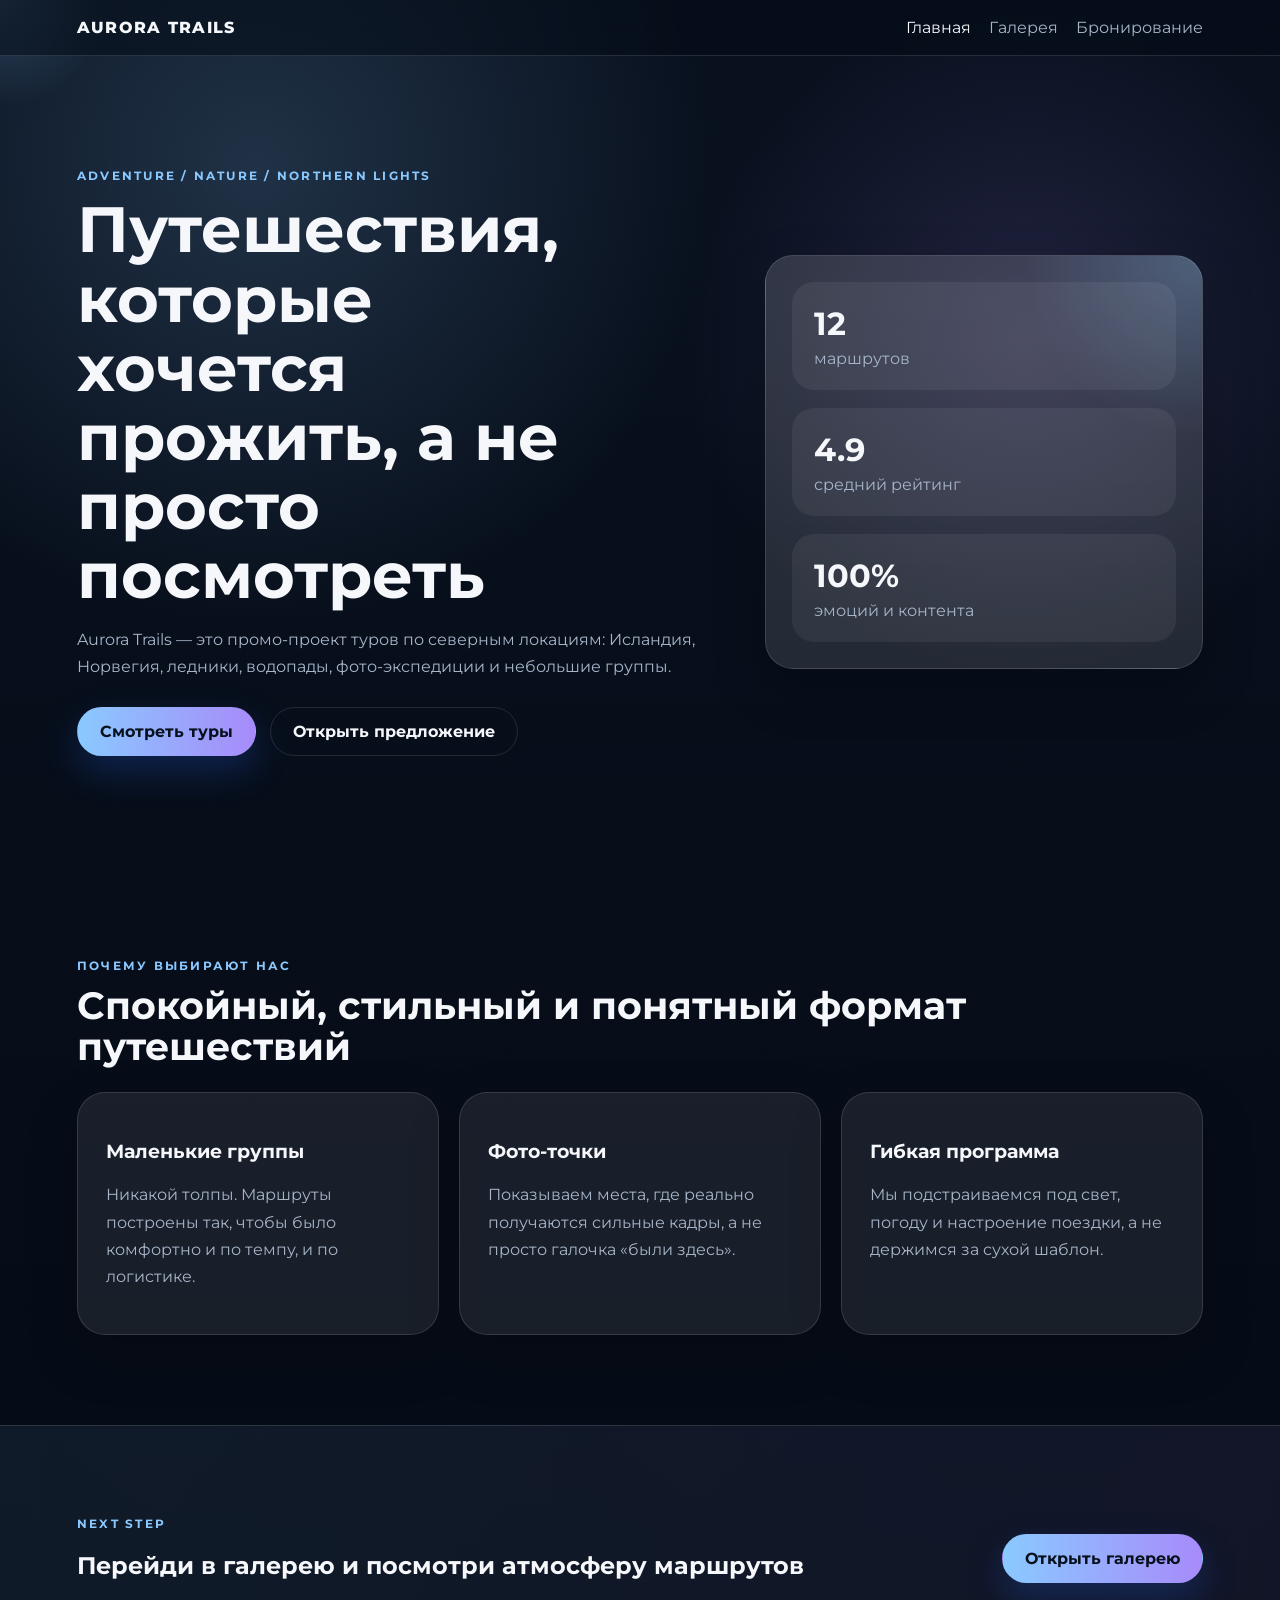
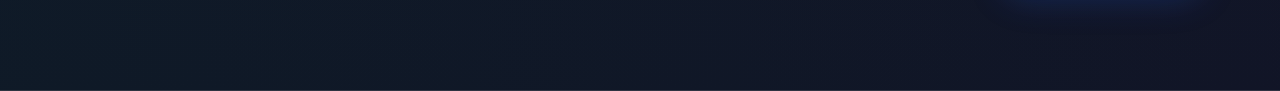
<file: index.html>
<!DOCTYPE html>
<html lang="ru">
<head>
  <meta charset="UTF-8" />
  <meta name="viewport" content="width=device-width, initial-scale=1.0" />
  <title>Aurora Trails — промо-сайт приключенческих туров</title>
  <link rel="preconnect" href="https://fonts.googleapis.com">
  <link rel="preconnect" href="https://fonts.gstatic.com" crossorigin>
  <link href="https://fonts.googleapis.com/css2?family=Montserrat:wght@400;500;700;800&display=swap" rel="stylesheet">
  <link rel="stylesheet" href="css/style.css" />
</head>
<body class="theme-dark">
  <div class="cursor-glow" id="cursorGlow"></div>

  <header class="site-header">
    <div class="logo">Aurora Trails</div>
    <nav class="nav">
      <a href="index.html" class="nav-link active">Главная</a>
      <a href="gallery.html" class="nav-link">Галерея</a>
      <a href="booking.html" class="nav-link">Бронирование</a>
    </nav>
  </header>

  <main>
    <section class="hero" id="hero">
      <div class="hero-content">
        <p class="eyebrow">Adventure / Nature / Northern Lights</p>
        <h1>Путешествия, которые хочется прожить, а не просто посмотреть</h1>
        <p class="hero-text">
          Aurora Trails — это промо-проект туров по северным локациям: Исландия, Норвегия, ледники,
          водопады, фото-экспедиции и небольшие группы.
        </p>
        <div class="hero-actions">
          <a href="gallery.html" class="btn btn-primary" id="heroButton">Смотреть туры</a>
          <button class="btn btn-secondary" id="promoButton" type="button">Открыть предложение</button>
        </div>
      </div>
      <div class="hero-card card pulse-target" id="heroCard">
        <div class="stat">
          <strong>12</strong>
          <span>маршрутов</span>
        </div>
        <div class="stat">
          <strong>4.9</strong>
          <span>средний рейтинг</span>
        </div>
        <div class="stat">
          <strong>100%</strong>
          <span>эмоций и контента</span>
        </div>
      </div>
    </section>

    <section class="section">
      <div class="section-title">
        <p class="eyebrow">Почему выбирают нас</p>
        <h2>Спокойный, стильный и понятный формат путешествий</h2>
      </div>

      <div class="cards-grid">
        <article class="card info-card tilt-card">
          <h3>Маленькие группы</h3>
          <p>Никакой толпы. Маршруты построены так, чтобы было комфортно и по темпу, и по логистике.</p>
        </article>
        <article class="card info-card tilt-card">
          <h3>Фото-точки</h3>
          <p>Показываем места, где реально получаются сильные кадры, а не просто галочка «были здесь».</p>
        </article>
        <article class="card info-card tilt-card">
          <h3>Гибкая программа</h3>
          <p>Мы подстраиваемся под свет, погоду и настроение поездки, а не держимся за сухой шаблон.</p>
        </article>
      </div>
    </section>

    <section class="section banner banner-cta">
      <div>
        <p class="eyebrow">Next step</p>
        <h2>Перейди в галерею и посмотри атмосферу маршрутов</h2>
      </div>
      <a href="gallery.html" class="btn btn-primary">Открыть галерею</a>
    </section>
  </main>

  <div class="popup-overlay" id="promoOverlay">
    <div class="popup-window">
      <button class="popup-close" id="closePopup" aria-label="Закрыть окно">×</button>
      <p class="eyebrow">Спецпредложение</p>
      <h3>Скидка 15% на раннее бронирование зимних туров</h3>
      <p>
        Забронируй поездку до конца месяца и получи скидку на любой северный маршрут.
        Это учебный popup-блок, сделанный через JavaScript и переключение классов.
      </p>
      <a href="booking.html" class="btn btn-primary">Перейти к бронированию</a>
    </div>
  </div>

  <script src="js/main.js"></script>
</body>
</html>
</file>
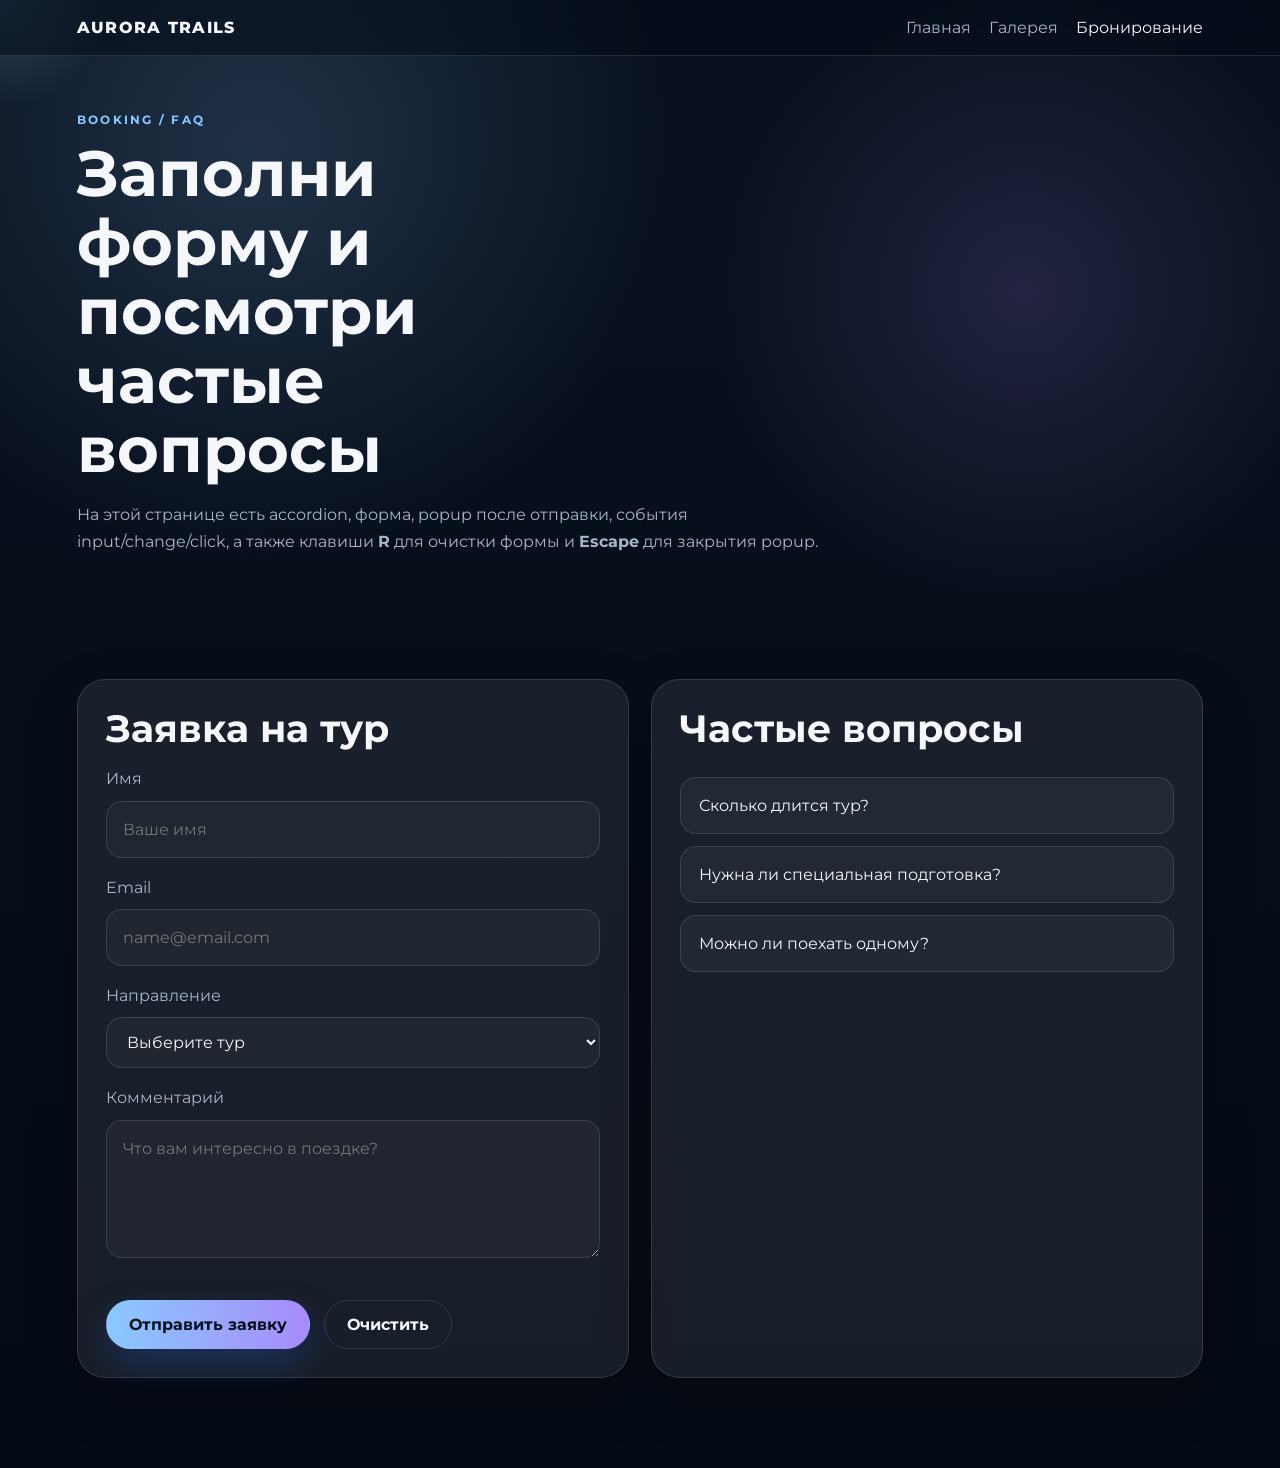
<file: booking.html>
<!DOCTYPE html>
<html lang="ru">
<head>
  <meta charset="UTF-8" />
  <meta name="viewport" content="width=device-width, initial-scale=1.0" />
  <title>Aurora Trails — бронирование</title>
  <link rel="preconnect" href="https://fonts.googleapis.com">
  <link rel="preconnect" href="https://fonts.gstatic.com" crossorigin>
  <link href="https://fonts.googleapis.com/css2?family=Montserrat:wght@400;500;700;800&display=swap" rel="stylesheet">
  <link rel="stylesheet" href="css/style.css" />
</head>
<body class="theme-dark booking-page">
  <div class="cursor-glow" id="cursorGlow"></div>
  <header class="site-header">
    <div class="logo">Aurora Trails</div>
    <nav class="nav">
      <a href="index.html" class="nav-link">Главная</a>
      <a href="gallery.html" class="nav-link">Галерея</a>
      <a href="booking.html" class="nav-link active">Бронирование</a>
    </nav>
  </header>

  <main>
    <section class="section compact-top">
      <div class="section-title">
        <p class="eyebrow">Booking / FAQ</p>
        <h1 id="bookingTitle">Заполни форму и посмотри частые вопросы</h1>
        <p class="hero-text narrow">
          На этой странице есть accordion, форма, popup после отправки, события input/change/click,
          а также клавиши <strong>R</strong> для очистки формы и <strong>Escape</strong> для закрытия popup.
        </p>
      </div>
    </section>

    <section class="section two-columns">
      <div class="card form-card">
        <h2>Заявка на тур</h2>
        <form id="bookingForm" class="booking-form">
          <label>
            Имя
            <input type="text" id="name" placeholder="Ваше имя" required>
          </label>
          <label>
            Email
            <input type="email" id="email" placeholder="name@email.com" required>
          </label>
          <label>
            Направление
            <select id="tourSelect" required>
              <option value="">Выберите тур</option>
              <option>Исландия</option>
              <option>Норвегия</option>
              <option>Северное сияние</option>
              <option>Фото-экспедиция</option>
            </select>
          </label>
          <label>
            Комментарий
            <textarea id="message" rows="4" placeholder="Что вам интересно в поездке?"></textarea>
          </label>

          <div class="form-actions">
            <button type="submit" class="btn btn-primary" id="submitBtn">Отправить заявку</button>
            <button type="button" class="btn btn-secondary" id="resetBtn">Очистить</button>
          </div>
        </form>
      </div>

      <div class="card faq-card">
        <h2>Частые вопросы</h2>

        <button class="accordion">Сколько длится тур?</button>
        <div class="panel">
          <p>В среднем от 5 до 9 дней. Есть короткие маршруты и полноценные экспедиционные программы.</p>
        </div>

        <button class="accordion">Нужна ли специальная подготовка?</button>
        <div class="panel">
          <p>Нет. Большинство маршрутов рассчитаны на обычный активный отдых без экстремальной нагрузки.</p>
        </div>

        <button class="accordion">Можно ли поехать одному?</button>
        <div class="panel">
          <p>Да. Многие участники едут соло, а внутри группы быстро складывается нормальная атмосфера.</p>
        </div>
      </div>
    </section>
  </main>

  <div class="popup-overlay" id="successOverlay">
    <div class="popup-window success-window">
      <button class="popup-close" id="closeSuccess" aria-label="Закрыть окно">×</button>
      <p class="eyebrow">Заявка отправлена</p>
      <h3>Спасибо! Мы свяжемся с вами в ближайшее время</h3>
      <p id="resultText">Форма обработана через JavaScript без реальной отправки на сервер.</p>
      <a href="index.html" class="btn btn-primary">Вернуться на главную</a>
    </div>
  </div>

  <script src="js/booking.js"></script>
</body>
</html>
</file>
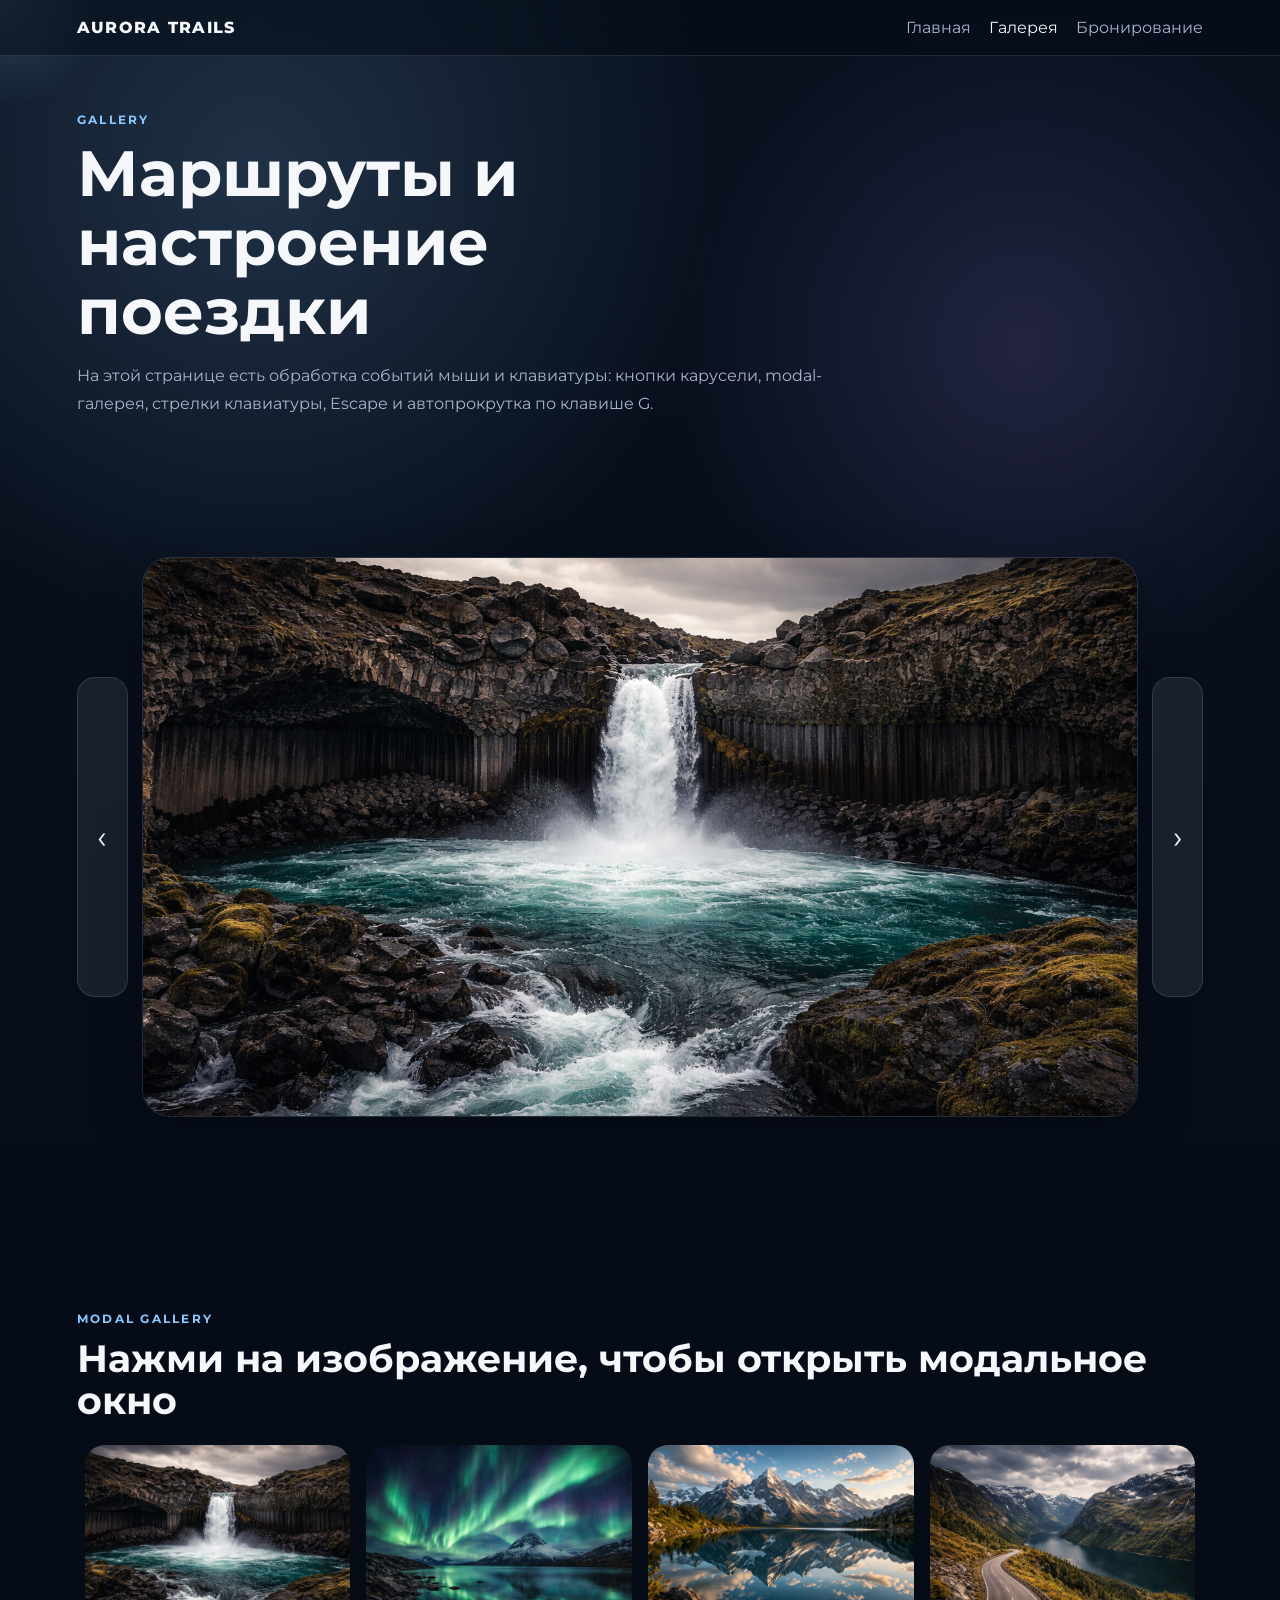
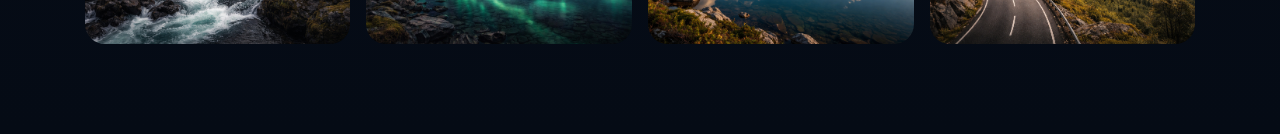
<file: gallery.html>
<!DOCTYPE html>
<html lang="ru">
<head>
  <meta charset="UTF-8" />
  <meta name="viewport" content="width=device-width, initial-scale=1.0" />
  <title>Aurora Trails — галерея туров</title>
  <link rel="preconnect" href="https://fonts.googleapis.com">
  <link rel="preconnect" href="https://fonts.gstatic.com" crossorigin>
  <link href="https://fonts.googleapis.com/css2?family=Montserrat:wght@400;500;700;800&display=swap" rel="stylesheet">
  <link rel="stylesheet" href="css/style.css" />
</head>
<body class="theme-dark gallery-page">
  <div class="cursor-glow" id="cursorGlow"></div>
  <header class="site-header">
    <div class="logo">Aurora Trails</div>
    <nav class="nav">
      <a href="index.html" class="nav-link">Главная</a>
      <a href="gallery.html" class="nav-link active">Галерея</a>
      <a href="booking.html" class="nav-link">Бронирование</a>
    </nav>
  </header>

  <main>
    <section class="section compact-top">
      <div class="section-title">
        <p class="eyebrow">Gallery</p>
        <h1 id="galleryTitle">Маршруты и настроение поездки</h1>
        <p class="hero-text narrow">
          На этой странице есть обработка событий мыши и клавиатуры: кнопки карусели, modal-галерея,
          стрелки клавиатуры, Escape и автопрокрутка по клавише G.
        </p>
      </div>
    </section>

    <section class="carousel section">
      <div class="carousel-container">
        <button class="carousel-left carousel-button" aria-label="Назад">‹</button>
        <div class="image-container">
          <div class="image-wrapper wrapper-1">
            <img src="img/waterfall.jpg" alt="Исландский водопад" class="carousel-image">
          </div>
          <div class="image-wrapper">
            <img src="img/aurora.jpg" alt="Северное сияние" class="carousel-image">
          </div>
          <div class="image-wrapper">
            <img src="img/lake.jpg" alt="Горы и озеро" class="carousel-image">
          </div>
          <div class="image-wrapper">
            <img src="img/road.jpg" alt="Дорога в горах" class="carousel-image">
          </div>
        </div>
        <button class="carousel-right carousel-button" aria-label="Вперёд">›</button>
      </div>

      <div class="button-container-small">
        <button class="carousel-left-small carousel-button-small" aria-label="Назад">‹</button>
        <button class="carousel-right-small carousel-button-small" aria-label="Вперёд">›</button>
      </div>

    </section>

    <section class="section">
      <div class="section-title">
        <p class="eyebrow">Modal gallery</p>
        <h2>Нажми на изображение, чтобы открыть модальное окно</h2>
      </div>

      <div class="row thumbs-row">
        <div class="column thumb-column">
          <img src="img/waterfall.jpg" onclick="openModal();currentSlide(1)" class="hover-shadow cursor gallery-thumb" alt="Водопад и базальтовые скалы">
        </div>
        <div class="column thumb-column">
          <img src="img/aurora.jpg" onclick="openModal();currentSlide(2)" class="hover-shadow cursor gallery-thumb" alt="Северное сияние над горами">
        </div>
        <div class="column thumb-column">
          <img src="img/lake.jpg" onclick="openModal();currentSlide(3)" class="hover-shadow cursor gallery-thumb" alt="Тихое озеро и вершины">
        </div>
        <div class="column thumb-column">
          <img src="img/road.jpg" onclick="openModal();currentSlide(4)" class="hover-shadow cursor gallery-thumb" alt="Сценическая дорога">
        </div>
      </div>
    </section>
  </main>

  <div id="myModal" class="modal">
    <span class="close cursor" onclick="closeModal()">&times;</span>
    <div class="modal-content">
      <div class="mySlides">
        <div class="numbertext">1 / 4</div>
        <img src="img/waterfall.jpg" style="width:100%" alt="Водопад и базальтовые скалы">
      </div>
      <div class="mySlides">
        <div class="numbertext">2 / 4</div>
        <img src="img/aurora.jpg" style="width:100%" alt="Северное сияние над горами">
      </div>
      <div class="mySlides">
        <div class="numbertext">3 / 4</div>
        <img src="img/lake.jpg" style="width:100%" alt="Тихое озеро и вершины">
      </div>
      <div class="mySlides">
        <div class="numbertext">4 / 4</div>
        <img src="img/road.jpg" style="width:100%" alt="Сценическая дорога">
      </div>

      <a class="prev" onclick="plusSlides(-1)">&#10094;</a>
      <a class="next" onclick="plusSlides(1)">&#10095;</a>

      <div class="caption-container">
        <p id="caption"></p>
      </div>

      <div class="column modal-thumb-column">
        <img class="demo" src="img/waterfall.jpg" onclick="currentSlide(1)" alt="Водопад и базальтовые скалы">
      </div>
      <div class="column modal-thumb-column">
        <img class="demo" src="img/aurora.jpg" onclick="currentSlide(2)" alt="Северное сияние над горами">
      </div>
      <div class="column modal-thumb-column">
        <img class="demo" src="img/lake.jpg" onclick="currentSlide(3)" alt="Тихое озеро и вершины">
      </div>
      <div class="column modal-thumb-column">
        <img class="demo" src="img/road.jpg" onclick="currentSlide(4)" alt="Сценическая дорога">
      </div>
    </div>
  </div>

  <script src="js/gallery.js"></script>
</body>
</html>
</file>
<file: css/style.css>
:root {
  --bg: #09111f;
  --bg-soft: rgba(255, 255, 255, 0.06);
  --card: rgba(255, 255, 255, 0.08);
  --card-strong: rgba(255, 255, 255, 0.12);
  --text: #f5f7fb;
  --muted: #a7b5c9;
  --line: rgba(255, 255, 255, 0.12);
  --accent: #8ac9ff;
  --accent-2: #a78bfa;
  --shadow: 0 20px 50px rgba(0, 0, 0, 0.25);
}

body.theme-light {
  --bg: #eef3fb;
  --bg-soft: rgba(15, 23, 42, 0.04);
  --card: rgba(255, 255, 255, 0.8);
  --card-strong: rgba(255, 255, 255, 0.95);
  --text: #0f172a;
  --muted: #475569;
  --line: rgba(15, 23, 42, 0.08);
  --accent: #2563eb;
  --accent-2: #7c3aed;
  --shadow: 0 20px 50px rgba(15, 23, 42, 0.12);
}

* {
  box-sizing: border-box;
}

html {
  scroll-behavior: smooth;
}

body {
  margin: 0;
  font-family: 'Montserrat', sans-serif;
  background:
    radial-gradient(circle at 20% 10%, rgba(138, 201, 255, 0.18), transparent 25%),
    radial-gradient(circle at 80% 20%, rgba(167, 139, 250, 0.16), transparent 20%),
    linear-gradient(180deg, var(--bg), #050b15);
  color: var(--text);
  min-height: 100vh;
  transition: background 0.4s ease, color 0.4s ease;
}

img {
  max-width: 100%;
  display: block;
}

a {
  color: inherit;
  text-decoration: none;
}

button,
input,
textarea,
select {
  font: inherit;
}

.cursor-glow {
  position: fixed;
  width: 220px;
  height: 220px;
  border-radius: 50%;
  background: radial-gradient(circle, rgba(138, 201, 255, 0.22), transparent 70%);
  pointer-events: none;
  transform: translate(-50%, -50%);
  z-index: 0;
  transition: transform 0.08s linear;
}

.site-header {
  position: sticky;
  top: 0;
  z-index: 20;
  backdrop-filter: blur(14px);
  background: rgba(4, 11, 22, 0.55);
  border-bottom: 1px solid var(--line);
  display: flex;
  justify-content: space-between;
  align-items: center;
  padding: 18px 6vw;
}

body.theme-light .site-header {
  background: rgba(238, 243, 251, 0.75);
}

.logo {
  font-weight: 800;
  letter-spacing: 0.08em;
  text-transform: uppercase;
}

.nav {
  display: flex;
  gap: 18px;
  flex-wrap: wrap;
}

.nav-link {
  color: var(--muted);
  transition: 0.25s ease;
}

.nav-link:hover,
.nav-link.active {
  color: var(--text);
}

main {
  position: relative;
  z-index: 1;
}

.hero,
.section {
  padding: 90px 6vw;
}

.compact-top {
  padding-top: 56px;
  padding-bottom: 10px;
}

.hero {
  display: grid;
  grid-template-columns: 1.2fr 0.8fr;
  gap: 32px;
  align-items: center;
  min-height: calc(100vh - 88px);
}

.hero h1,
.section-title h1,
.section-title h2,
.card h2 {
  line-height: 1.08;
  margin: 0 0 16px;
}

.hero h1,
.section-title h1 {
  font-size: clamp(2.4rem, 5vw, 4.7rem);
  max-width: 12ch;
}

.section-title h2,
.card h2 {
  font-size: clamp(1.8rem, 3vw, 2.6rem);
}

.eyebrow {
  margin: 0 0 12px;
  text-transform: uppercase;
  letter-spacing: 0.18em;
  color: var(--accent);
  font-size: 0.78rem;
  font-weight: 700;
}

.hero-text,
.card p,
.panel p,
.gallery-hint,
.hero-hint,
label,
#resultText {
  color: var(--muted);
  line-height: 1.7;
}

.narrow {
  max-width: 760px;
}

.hero-actions,
.form-actions {
  display: flex;
  gap: 14px;
  flex-wrap: wrap;
  margin-top: 26px;
}

.btn {
  display: inline-flex;
  align-items: center;
  justify-content: center;
  border: 1px solid transparent;
  border-radius: 999px;
  padding: 14px 22px;
  font-weight: 700;
  cursor: pointer;
  transition: transform 0.25s ease, box-shadow 0.25s ease, border-color 0.25s ease, background 0.25s ease;
}

.btn:hover {
  transform: translateY(-2px) scale(1.02);
}

.btn-primary {
  background: linear-gradient(90deg, var(--accent), var(--accent-2));
  color: #07111e;
  box-shadow: 0 15px 35px rgba(37, 99, 235, 0.25);
}

.btn-secondary {
  background: transparent;
  color: var(--text);
  border-color: var(--line);
}

.popup-window .btn {
  margin-top: 14px;
}

.popup-window p + .btn,
.popup-window h3 + p {
  margin-top: 10px;
}

.gallery-page .cursor-glow,
.booking-page .cursor-glow {
  display: block;
}

.modal .gallery-hint,
.hidden-note {
  display: none !important;
}


.card {
  background: var(--card);
  border: 1px solid var(--line);
  border-radius: 28px;
  box-shadow: var(--shadow);
}

.hero-card {
  display: grid;
  gap: 18px;
  padding: 26px;
  min-height: 360px;
  align-content: center;
  background:
    linear-gradient(180deg, rgba(255, 255, 255, 0.08), rgba(255, 255, 255, 0.04)),
    radial-gradient(circle at top right, rgba(138, 201, 255, 0.26), transparent 30%),
    var(--card);
}

.stat {
  padding: 22px;
  border-radius: 22px;
  background: var(--bg-soft);
}

.stat strong {
  font-size: 2rem;
  display: block;
  margin-bottom: 6px;
}

.stat span {
  color: var(--muted);
}

.cards-grid {
  display: grid;
  grid-template-columns: repeat(3, 1fr);
  gap: 20px;
}

.info-card {
  padding: 28px;
  transition: transform 0.25s ease, border-color 0.25s ease, box-shadow 0.25s ease;
}

.info-card:hover,
.form-card:hover,
.faq-card:hover {
  transform: translateY(-4px);
  border-color: rgba(138, 201, 255, 0.35);
}

.section-title {
  margin-bottom: 24px;
}

.banner {
  display: flex;
  justify-content: space-between;
  align-items: center;
  gap: 24px;
  border-top: 1px solid var(--line);
  border-bottom: 1px solid var(--line);
}

.banner-cta {
  background: linear-gradient(90deg, rgba(138, 201, 255, 0.08), rgba(167, 139, 250, 0.08));
}

.popup-overlay {
  position: fixed;
  inset: 0;
  background: rgba(3, 7, 15, 0.72);
  display: grid;
  place-items: center;
  padding: 20px;
  opacity: 0;
  visibility: hidden;
  transition: 0.3s ease;
  z-index: 50;
}

.popup-overlay.show {
  opacity: 1;
  visibility: visible;
}

.popup-window {
  width: min(560px, 100%);
  padding: 30px;
  border-radius: 28px;
  background: var(--card-strong);
  border: 1px solid var(--line);
  transform: translateY(18px) scale(0.98);
  transition: 0.3s ease;
  position: relative;
  box-shadow: var(--shadow);
}

.popup-overlay.show .popup-window {
  transform: translateY(0) scale(1);
}

.popup-close {
  position: absolute;
  top: 12px;
  right: 16px;
  background: transparent;
  border: none;
  color: var(--text);
  font-size: 30px;
  cursor: pointer;
}

.pulse {
  animation: pulseCard 0.65s ease;
}

@keyframes pulseCard {
  0% { transform: scale(1); }
  50% { transform: scale(1.03); }
  100% { transform: scale(1); }
}

.title-wave {
  animation: titleWave 0.55s ease;
}

@keyframes titleWave {
  0% { letter-spacing: 0; transform: translateY(0); }
  50% { letter-spacing: 0.06em; transform: translateY(-3px); }
  100% { letter-spacing: 0; transform: translateY(0); }
}

/* carousel */
.carousel {
  width: 100%;
  display: flex;
  flex-direction: column;
  align-items: center;
}

.carousel-container {
  margin-top: 16px;
  width: min(1200px, 100%);
  display: flex;
  justify-content: space-between;
  align-items: center;
  gap: 14px;
}

.carousel-button {
  font-size: 2rem;
  text-align: center;
  width: 56px;
  height: 320px;
  border-radius: 18px;
  border: 1px solid var(--line);
  background: var(--card);
  color: var(--text);
  transition: 0.25s ease;
}

.carousel-button:hover,
.carousel-button-small:hover {
  background: rgba(138, 201, 255, 0.12);
  cursor: pointer;
}

.image-container {
  display: flex;
  align-items: center;
  width: 100%;
  aspect-ratio: 16 / 9;
  overflow: hidden;
  border-radius: 28px;
  border: 1px solid var(--line);
  box-shadow: var(--shadow);
}

.image-wrapper {
  display: flex;
  justify-content: center;
  align-items: center;
  height: 100%;
  max-width: 100%;
  min-width: 100%;
  background: rgba(0, 0, 0, 0.12);
}

.wrapper-1 {
  transition: margin 0.8s ease;
}

.carousel-image {
  width: 100%;
  height: 100%;
  object-fit: cover;
}

.button-container-small {
  display: flex;
  justify-content: center;
  gap: 14px;
  width: 100%;
  margin-top: 14px;
}

.carousel-button-small {
  display: none;
  font-size: 1.4rem;
  padding: 10px 28px;
  border-radius: 999px;
  border: 1px solid var(--line);
  background: var(--card);
  color: var(--text);
}

/* modal gallery */
.row:after {
  content: "";
  display: table;
  clear: both;
}

.thumbs-row {
  margin-top: 18px;
}

.row > .column {
  padding: 0 8px;
}

.column {
  float: left;
  width: 25%;
}

.gallery-thumb {
  width: 100%;
  aspect-ratio: 4 / 3;
  object-fit: cover;
  border-radius: 20px;
}

.modal {
  display: none;
  position: fixed;
  z-index: 80;
  padding-top: 80px;
  left: 0;
  top: 0;
  width: 100%;
  height: 100%;
  overflow: auto;
  background-color: rgba(1, 5, 12, 0.95);
}

.modal-content {
  position: relative;
  background-color: #08111c;
  margin: auto;
  padding: 0;
  width: min(92%, 1200px);
  border: 1px solid rgba(255, 255, 255, 0.12);
  border-radius: 22px;
  overflow: hidden;
}

.close {
  color: white;
  position: absolute;
  top: 22px;
  right: 30px;
  font-size: 42px;
  font-weight: bold;
}

.close:hover,
.close:focus {
  color: #999;
  text-decoration: none;
  cursor: pointer;
}

.mySlides {
  display: none;
}

.mySlides img {
  display: block;
  width: 100%;
  max-height: 70vh;
  object-fit: cover;
}

.prev,
.next {
  cursor: pointer;
  position: absolute;
  top: 50%;
  width: auto;
  padding: 16px;
  margin-top: -50px;
  color: white;
  font-weight: bold;
  font-size: 24px;
  transition: 0.3s ease;
  border-radius: 0 10px 10px 0;
  user-select: none;
  -webkit-user-select: none;
  background: rgba(3, 7, 15, 0.4);
}

.next {
  right: 0;
  border-radius: 10px 0 0 10px;
}

.prev:hover,
.next:hover {
  background-color: rgba(0, 0, 0, 0.8);
}

.numbertext {
  color: #f2f2f2;
  font-size: 12px;
  padding: 10px 14px;
  position: absolute;
  top: 0;
}

.caption-container {
  text-align: center;
  background-color: #060d17;
  padding: 12px 16px;
  color: white;
  min-height: 56px;
  display: flex;
  align-items: center;
  justify-content: center;
}

img.demo {
  opacity: 0.6;
  width: 100%;
  aspect-ratio: 4 / 3;
  object-fit: cover;
}

.active,
.demo:hover {
  opacity: 1;
}

img.hover-shadow {
  transition: transform 0.3s ease, box-shadow 0.3s ease;
}

.hover-shadow:hover {
  transform: translateY(-4px);
  box-shadow: 0 18px 30px rgba(0, 0, 0, 0.22);
}

/* form + accordion */
.two-columns {
  display: grid;
  grid-template-columns: 1fr 1fr;
  gap: 22px;
}

.form-card,
.faq-card {
  padding: 28px;
}

.booking-form {
  display: grid;
  gap: 16px;
}

.booking-form label {
  display: grid;
  gap: 8px;
}

.booking-form input,
.booking-form textarea,
.booking-form select {
  width: 100%;
  border-radius: 16px;
  border: 1px solid var(--line);
  background: rgba(255, 255, 255, 0.03);
  color: var(--text);
  padding: 14px 16px;
  outline: none;
  transition: 0.25s ease;
}

.booking-form input:focus,
.booking-form textarea:focus,
.booking-form select:focus {
  border-color: rgba(138, 201, 255, 0.5);
  box-shadow: 0 0 0 4px rgba(138, 201, 255, 0.12);
}

.booking-form input.valid,
.booking-form textarea.valid,
.booking-form select.valid {
  border-color: rgba(34, 197, 94, 0.8);
}

.accordion {
  background-color: rgba(255, 255, 255, 0.04);
  color: var(--text);
  cursor: pointer;
  padding: 18px;
  width: 100%;
  text-align: left;
  border: 1px solid var(--line);
  border-radius: 16px;
  margin-top: 12px;
  outline: none;
  transition: 0.3s ease;
}

.accordion:hover,
.accordion.active {
  background-color: rgba(138, 201, 255, 0.1);
}

.panel {
  margin-top: 8px;
  padding: 0 18px;
  background-color: rgba(255, 255, 255, 0.02);
  border-radius: 0 0 16px 16px;
  display: none;
  overflow: hidden;
}

.success-window {
  width: min(540px, 100%);
}

@media (max-width: 1000px) {
  .hero,
  .cards-grid,
  .two-columns {
    grid-template-columns: 1fr;
  }

  .hero {
    min-height: auto;
  }

  .carousel-button {
    display: none;
  }

  .carousel-button-small {
    display: inline-flex;
    justify-content: center;
  }

  .banner {
    flex-direction: column;
    align-items: flex-start;
  }
}

@media (max-width: 760px) {
  .site-header {
    gap: 16px;
    align-items: flex-start;
    flex-direction: column;
  }

  .hero,
  .section {
    padding: 72px 20px;
  }

  .compact-top {
    padding-top: 34px;
  }

  .column,
  .thumb-column,
  .modal-thumb-column {
    width: 50%;
  }

  .carousel-container {
    gap: 0;
  }
}
</file>
